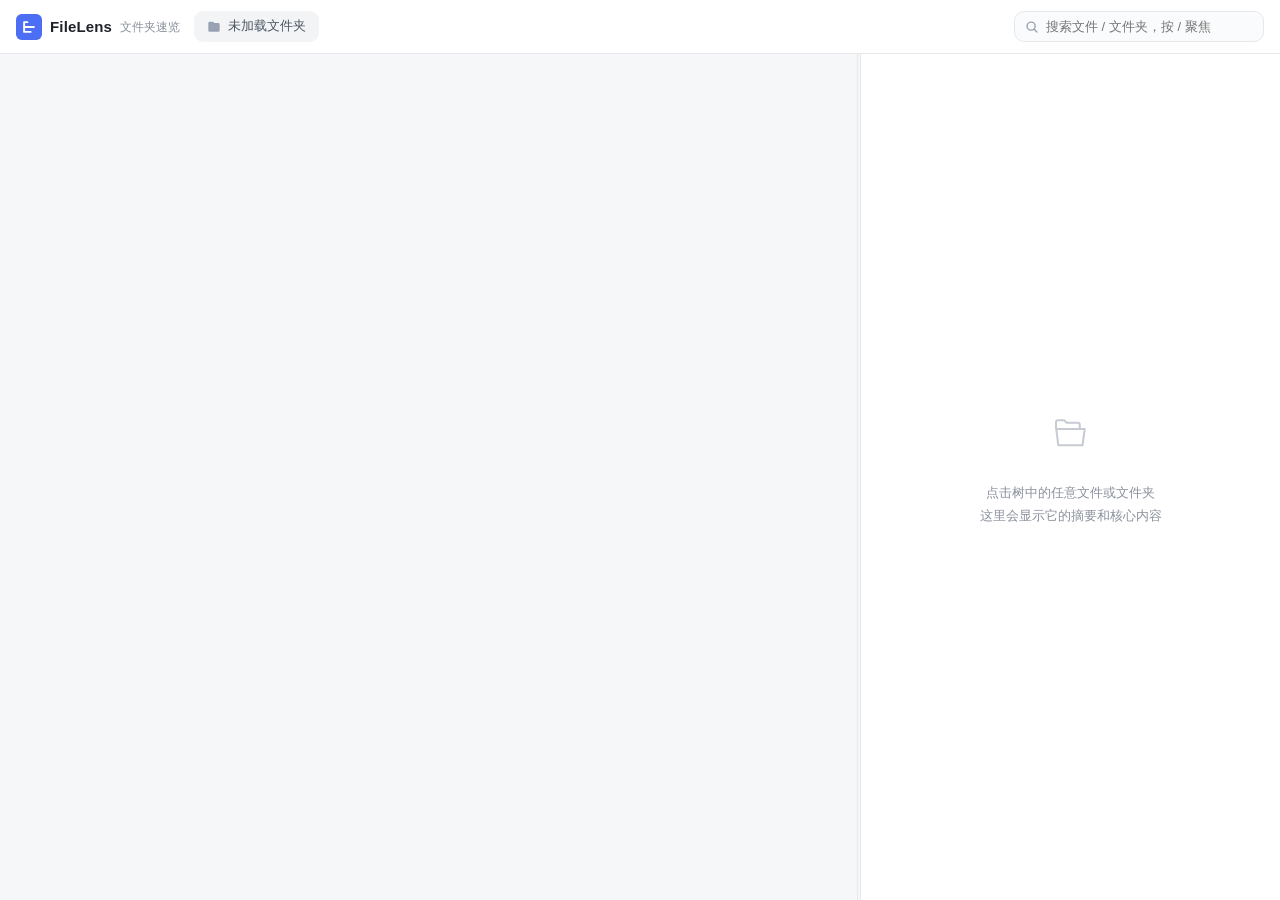
<file: static/index.html>
<!DOCTYPE html>
<html lang="zh-CN">
<head>
<meta charset="UTF-8">
<meta name="viewport" content="width=device-width, initial-scale=1.0">
<title>FileLens · 文件夹速览</title>
<link rel="icon" href="data:image/svg+xml,%3Csvg xmlns='http://www.w3.org/2000/svg' viewBox='0 0 32 32'%3E%3Crect width='32' height='32' rx='7' fill='%234c6ef5'/%3E%3Cpath d='M10 10h4M10 16h12M10 22h8M10 10v12' stroke='white' stroke-width='2.4' stroke-linecap='round' fill='none'/%3E%3C/svg%3E">
<link rel="stylesheet" href="style.css">
</head>
<body>
<header class="topbar">
  <div class="brand">
    <svg width="26" height="26" viewBox="0 0 32 32"><rect width="32" height="32" rx="7" fill="#4c6ef5"/><path d="M10 10h4M10 16h12M10 22h8M10 10v12" stroke="#fff" stroke-width="2.4" stroke-linecap="round" fill="none"/></svg>
    <span class="brand-name">FileLens</span><span class="brand-sub">文件夹速览</span>
  </div>
  <div class="root-chip" id="rootChip" title="点击更换文件夹">
    <svg width="14" height="14" viewBox="0 0 16 16" fill="currentColor"><path d="M1.5 3.5A1.5 1.5 0 0 1 3 2h3.2a1.5 1.5 0 0 1 1 .4L8.4 3.5H13A1.5 1.5 0 0 1 14.5 5v7A1.5 1.5 0 0 1 13 13.5H3A1.5 1.5 0 0 1 1.5 12z"/></svg>
    <span id="rootChipText">未加载文件夹</span>
  </div>
  <div class="top-stats" id="topStats"></div>
  <div class="search">
    <svg class="search-ic" width="14" height="14" viewBox="0 0 16 16" fill="none" stroke="currentColor" stroke-width="1.6"><circle cx="7" cy="7" r="4.6"/><path d="m10.6 10.6 3 3" stroke-linecap="round"/></svg>
    <input id="searchInput" type="text" placeholder="搜索文件 / 文件夹，按 / 聚焦" autocomplete="off">
    <div class="match-chip" id="matchChip" hidden></div>
  </div>
</header>

<main>
  <section id="canvas">
    <div class="overlay overlay-tl" id="breadcrumb" hidden title="按住空白处拖动可移动 · 双击复位"></div>
    <div class="overlay overlay-tr" id="toolbar" hidden title="按住空白处拖动可移动 · 双击复位">
      <button class="tool" id="zoomOut" title="缩小">−</button>
      <span class="zoom-pct" id="zoomPct">100%</span>
      <button class="tool" id="zoomIn" title="放大">＋</button>
      <span class="vsep"></span>
      <button class="tool wide" id="fitBtn" title="适配视图">适配</button>
      <span class="vsep"></span>
      <span class="depth-label">展开</span>
      <button class="tool seg" data-depth="1" title="展开到第 1 层">1</button>
      <button class="tool seg" data-depth="2" title="展开到第 2 层">2</button>
      <button class="tool seg" data-depth="3" title="展开到第 3 层">3</button>
      <button class="tool seg" data-depth="all" title="展开全部层级">全部</button>
      <button class="tool seg" data-depth="0" title="全部收起，只看第一层">收起</button>
    </div>
    <div class="hint-pill" id="hintPill" hidden title="按住空白处拖动可移动 · 双击复位">单击详情 · 双击展开 · 拖拽平移 · 滚轮缩放 · <kbd>/</kbd> 搜索 · 浮条可拖动</div>
    <svg id="tree"><g id="world"></g></svg>

    <div class="welcome" id="welcome" hidden>
      <div class="wcard">
        <svg width="52" height="52" viewBox="0 0 32 32"><rect width="32" height="32" rx="8" fill="#4c6ef5"/><path d="M10 10h4M10 16h12M10 22h8M10 10v12" stroke="#fff" stroke-width="2.4" stroke-linecap="round" fill="none"/></svg>
        <h1>FileLens · 文件夹速览</h1>
        <p>把一个又深又乱的文件夹，变成一张可以探索的地图：<br>树状结构、文件摘要、内容预览，一目了然。</p>
        <div class="wrow">
          <input id="welcomePath" type="text" placeholder="粘贴文件夹的完整路径，例如 C:\Users\you\某项目材料">
          <button class="btn" id="welcomeBrowse">浏览…</button>
          <button class="btn-primary" id="welcomeGo">开始探索</button>
        </div>
        <div class="wnote" id="welcomeNote"></div>
      </div>
    </div>

    <div class="loading" id="loading" hidden>
      <div class="spinner"></div>
      <div class="loading-text" id="loadingText">正在扫描文件夹…</div>
    </div>
  </section>

  <div class="vsplit" id="vsplit" title="按住左右拖动，调整详情面板宽度"></div>
  <aside id="details">
    <div class="d-empty">
      <svg width="40" height="40" viewBox="0 0 32 32" fill="none" stroke="#c6cbd3" stroke-width="1.6"><path d="M4 10V6.5A1.5 1.5 0 0 1 5.5 5h5l2 2h9A1.5 1.5 0 0 1 23 8.5V12M4 10l1.8 15h19.4L27 12H4z" stroke-linejoin="round"/></svg>
      <p>点击树中的任意文件或文件夹<br>这里会显示它的摘要和核心内容</p>
    </div>
  </aside>
</main>

<div class="pop" id="rootPop" hidden>
  <div class="pop-title">更换文件夹</div>
  <div class="wrow">
    <input id="popPath" type="text" placeholder="粘贴新的文件夹路径">
    <button class="btn" id="popBrowse">浏览…</button>
    <button class="btn-primary" id="popGo">载入</button>
  </div>
  <div class="pop-roots" id="popRoots"></div>
</div>

<div class="toast" id="toast"></div>
<script src="app.js"></script>
</body>
</html>
</file>
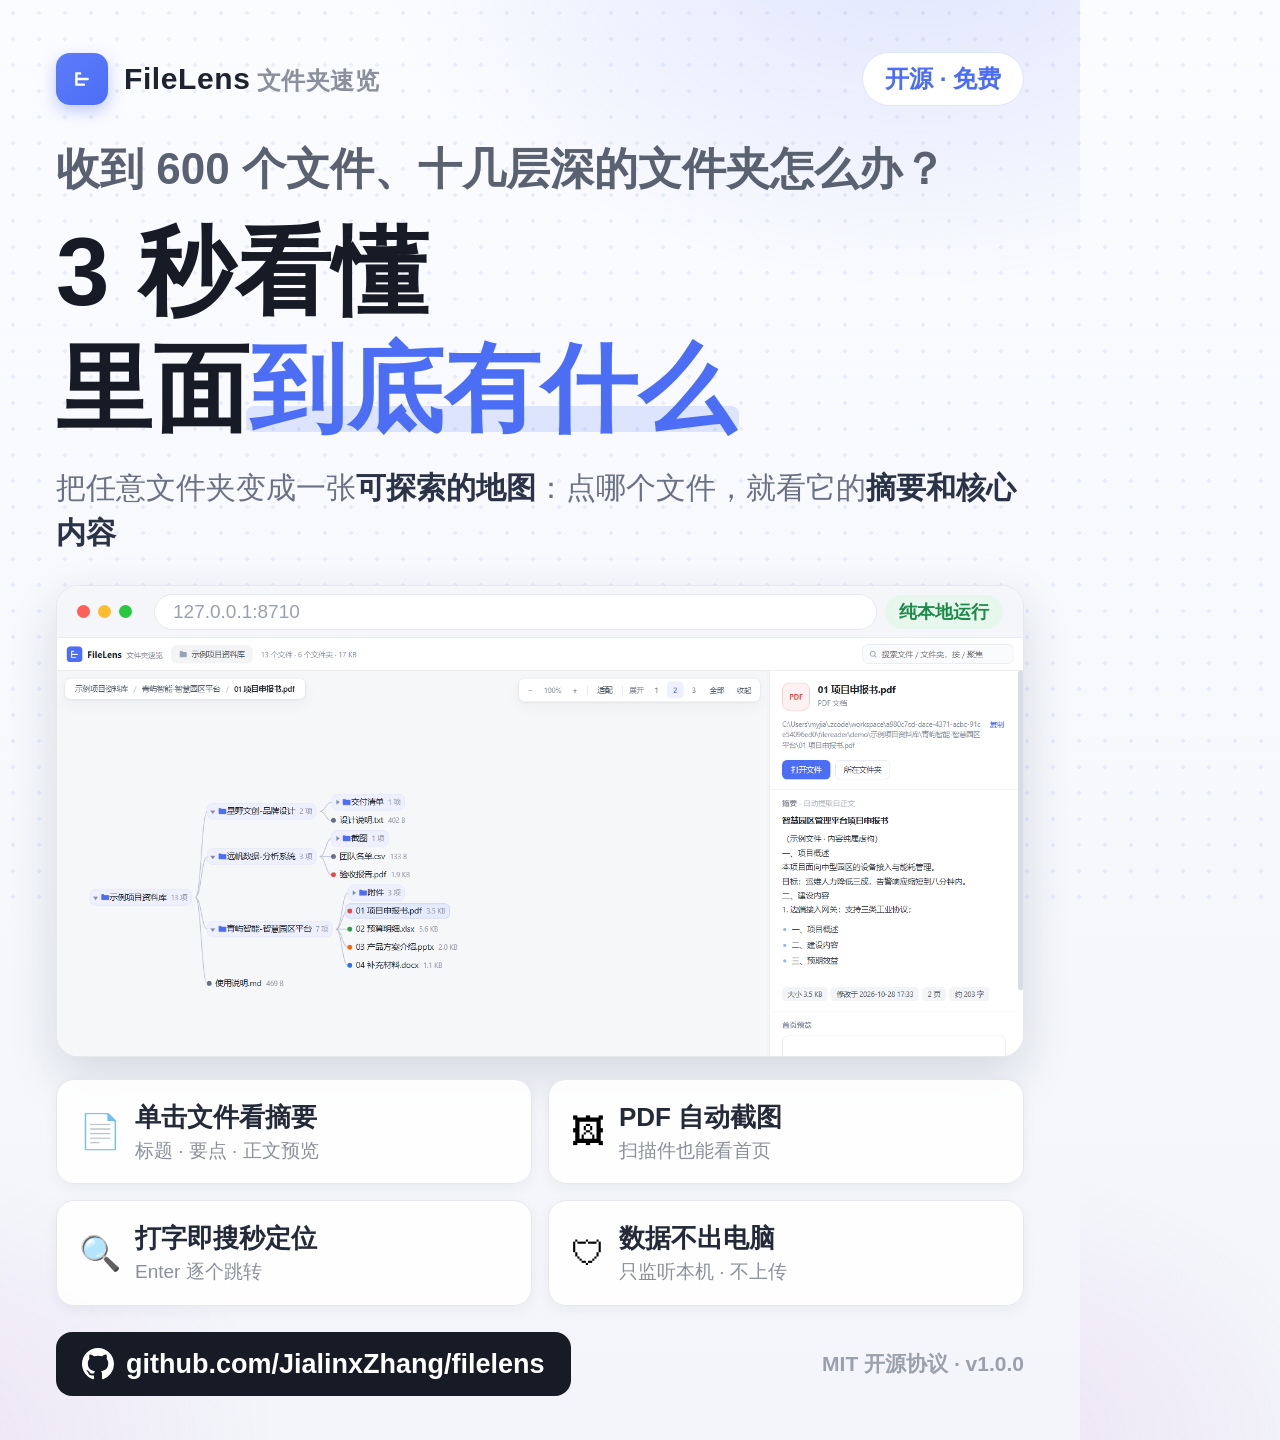
<file: docs/promo/xiaohongshu-cover.html>
<!DOCTYPE html>
<html lang="zh-CN"><head><meta charset="UTF-8"><style>
* { margin:0; padding:0; box-sizing:border-box; }
html,body { width:1080px; height:1440px; overflow:hidden; }
body {
  font-family:"Microsoft YaHei","PingFang SC",sans-serif;
  background:
    radial-gradient(900px 600px at 85% -5%, rgba(76,110,245,.16), transparent 60%),
    radial-gradient(700px 500px at -10% 100%, rgba(174,62,201,.10), transparent 55%),
    linear-gradient(180deg,#fbfcff 0%,#f3f5fa 100%);
  display:flex; flex-direction:column; padding:52px 56px 44px;
}
.bg-dots { position:absolute; inset:0;
  background-image:radial-gradient(rgba(76,110,245,.10) 1.6px, transparent 1.6px);
  background-size:26px 26px; pointer-events:none; }
.wrap { position:relative; display:flex; flex-direction:column; height:100%; }

.badge-row { display:flex; align-items:center; gap:16px; }
.logo { width:52px; height:52px; border-radius:14px; background:linear-gradient(135deg,#5c7cfa,#4c6ef5);
  display:flex; align-items:center; justify-content:center; box-shadow:0 6px 16px rgba(76,110,245,.35); }
.logo svg { width:30px; height:30px; }
.brand { font-size:30px; font-weight:800; color:#1d2330; letter-spacing:.02em; }
.brand span { color:#8a919c; font-weight:600; font-size:24px; margin-left:6px; }
.tag { margin-left:auto; background:#fff; border:1.5px solid #dfe5f8; color:#4c6ef5;
  font-size:24px; font-weight:700; padding:10px 22px; border-radius:999px; }

h1 { margin-top:34px; color:#171b26; }
h1 .q { display:block; font-size:44px; font-weight:600; color:#5a6272; margin-bottom:14px; }
h1 .big { display:block; font-size:96px; font-weight:900; line-height:1.22; letter-spacing:.01em; }
h1 .hl { color:#4c6ef5; position:relative; }
h1 .hl::after { content:""; position:absolute; left:-4px; right:-4px; bottom:10px; height:26px;
  background:rgba(76,110,245,.16); border-radius:8px; z-index:-1; }
.sub { margin-top:18px; font-size:30px; color:#6a7284; line-height:1.5; }
.sub b { color:#2b3346; }

.shot { margin-top:30px; flex:1; min-height:0; background:#fff; border-radius:22px; overflow:hidden;
  border:1px solid #e6e8ec; box-shadow:0 18px 50px rgba(23,32,64,.14); display:flex; flex-direction:column; }
.shot-bar { flex:none; height:52px; background:#f4f6fa; border-bottom:1px solid #e9ecf2;
  display:flex; align-items:center; padding:0 20px; gap:8px; }
.dot { width:13px; height:13px; border-radius:50%; }
.d1{background:#ff5f57}.d2{background:#febc2e}.d3{background:#28c840}
.url { margin-left:14px; flex:1; background:#fff; border:1px solid #e6e8ec; border-radius:999px;
  font-size:19px; color:#9aa1ac; padding:6px 18px; }
.local-pill { background:#e8f7ee; color:#1d8a4a; font-size:18px; font-weight:700; padding:5px 14px; border-radius:999px; }
.shot img { flex:1; min-height:0; width:100%; object-fit:cover; object-position:left top; margin-bottom:-3.5%; transform:translateY(0); display:block; }

.feats { margin-top:22px; display:grid; grid-template-columns:1fr 1fr; gap:16px; }
.feat { background:rgba(255,255,255,.9); border:1px solid #e6e8ec; border-radius:18px;
  padding:20px 22px; display:flex; align-items:center; gap:14px; box-shadow:0 4px 14px rgba(23,32,64,.05); }
.feat .ic { font-size:34px; flex:none; }
.feat .t { font-size:26px; font-weight:700; color:#232a38; line-height:1.35; }
.feat .t span { display:block; font-size:19px; font-weight:500; color:#8a919c; margin-top:3px; }

.footer { margin-top:26px; display:flex; align-items:center; justify-content:space-between; }
.gh { background:#171b26; color:#fff; border-radius:16px; padding:16px 26px; font-size:27px; font-weight:700;
  display:flex; align-items:center; gap:12px; }
.gh svg { width:32px; height:32px; fill:#fff; }
.mit { color:#9aa1ac; font-size:21px; font-weight:600; }
</style></head><body>
<div class="bg-dots"></div>
<div class="wrap">
  <div class="badge-row">
    <div class="logo"><svg viewBox="0 0 32 32"><path d="M10 10h4M10 16h12M10 22h8M10 10v12" stroke="#fff" stroke-width="2.6" stroke-linecap="round" fill="none"/></svg></div>
    <div class="brand">FileLens<span>文件夹速览</span></div>
    <div class="tag">开源 · 免费</div>
  </div>
  <h1>
    <span class="q">收到 600 个文件、十几层深的文件夹怎么办？</span>
    <span class="big">3 秒看懂</span>
    <span class="big">里面<span class="hl">到底有什么</span></span>
  </h1>
  <div class="sub">把任意文件夹变成一张<b>可探索的地图</b>：点哪个文件，就看它的<b>摘要和核心内容</b></div>
  <div class="shot">
    <div class="shot-bar"><span class="dot d1"></span><span class="dot d2"></span><span class="dot d3"></span>
      <span class="url">127.0.0.1:8710</span><span class="local-pill">纯本地运行</span></div>
    <img src="../screenshot.png" alt="">
  </div>
  <div class="feats">
    <div class="feat"><span class="ic">📄</span><div class="t">单击文件看摘要<span>标题 · 要点 · 正文预览</span></div></div>
    <div class="feat"><span class="ic">🖼</span><div class="t">PDF 自动截图<span>扫描件也能看首页</span></div></div>
    <div class="feat"><span class="ic">🔍</span><div class="t">打字即搜秒定位<span>Enter 逐个跳转</span></div></div>
    <div class="feat"><span class="ic">🛡</span><div class="t">数据不出电脑<span>只监听本机 · 不上传</span></div></div>
  </div>
  <div class="footer">
    <div class="gh"><svg viewBox="0 0 16 16"><path d="M8 0C3.58 0 0 3.58 0 8c0 3.54 2.29 6.53 5.47 7.59.4.07.55-.17.55-.38 0-.19-.01-.82-.01-1.49-2.01.37-2.53-.49-2.69-.94-.09-.23-.48-.94-.82-1.13-.28-.15-.68-.52-.01-.53.63-.01 1.08.58 1.23.82.72 1.21 1.87.87 2.33.66.07-.52.28-.87.51-1.07-1.78-.2-3.64-.89-3.64-3.95 0-.87.31-1.59.82-2.15-.08-.2-.36-1.02.08-2.12 0 0 .67-.21 2.2.82.64-.18 1.32-.27 2-.27s1.36.09 2 .27c1.53-1.04 2.2-.82 2.2-.82.44 1.1.16 1.92.08 2.12.51.56.82 1.27.82 2.15 0 3.07-1.87 3.75-3.65 3.95.29.25.54.73.54 1.48 0 1.07-.01 1.93-.01 2.2 0 .21.15.46.55.38A8.01 8.01 0 0 0 16 8c0-4.42-3.58-8-8-8z"/></svg>github.com/JialinxZhang/filelens</div>
    <div class="mit">MIT 开源协议 · v1.0.0</div>
  </div>
</div>
</body></html>
</file>
<file: static/style.css>
/* FileReader · 文件夹速览 —— 视觉规范 */
:root {
  --bg: #f6f7f9;
  --panel: #ffffff;
  --border: #e6e8ec;
  --text: #1f2329;
  --muted: #8a919c;
  --accent: #4c6ef5;
  --accent-weak: #eef1fd;
  --shadow: 0 1px 4px rgba(16, 24, 40, .06), 0 8px 24px rgba(16, 24, 40, .04);
}
* { box-sizing: border-box; }
[hidden] { display: none !important; }   /* 防止类选择器的 display 覆盖 hidden 属性 */
html, body { height: 100%; }
body {
  margin: 0;
  font-family: -apple-system, "Segoe UI", "Microsoft YaHei", "PingFang SC", sans-serif;
  font-size: 14px;
  color: var(--text);
  background: var(--bg);
  display: flex;
  flex-direction: column;
  overflow: hidden;
}
button { font-family: inherit; }
::-webkit-scrollbar { width: 8px; height: 8px; }
::-webkit-scrollbar-thumb { background: #d9dde3; border-radius: 4px; }
::-webkit-scrollbar-thumb:hover { background: #c3c9d1; }

/* ---------------- 顶栏 ---------------- */
.topbar {
  height: 54px;
  flex: none;
  display: flex;
  align-items: center;
  gap: 14px;
  padding: 0 16px;
  background: var(--panel);
  border-bottom: 1px solid var(--border);
  z-index: 20;
}
.brand { display: flex; align-items: center; gap: 8px; flex: none; }
.brand-name { font-weight: 700; font-size: 15px; letter-spacing: .01em; }
.brand-sub { font-size: 12px; color: var(--muted); margin-top: 2px; }
.root-chip {
  display: flex; align-items: center; gap: 7px;
  max-width: 430px; min-width: 0;
  padding: 6px 12px;
  background: #f3f4f6;
  border: 1px solid transparent;
  border-radius: 9px;
  font-size: 12.5px;
  color: #4b5563;
  cursor: pointer;
  white-space: nowrap;
  transition: background .15s, border-color .15s;
}
.root-chip:hover { background: #eceef1; border-color: var(--border); }
.root-chip svg { flex: none; color: #98a2b3; }
.root-chip span { overflow: hidden; text-overflow: ellipsis; }
.top-stats { flex: 1; min-width: 0; font-size: 12px; color: var(--muted); white-space: nowrap; overflow: hidden; text-overflow: ellipsis; }
.search { position: relative; flex: none; }
.search-ic { position: absolute; left: 11px; top: 50%; transform: translateY(-50%); color: #98a2b3; pointer-events: none; }
#searchInput {
  width: 250px;
  padding: 7px 12px 7px 31px;
  font-size: 13px;
  font-family: inherit;
  border: 1px solid var(--border);
  border-radius: 10px;
  outline: none;
  background: #fafbfc;
  transition: border-color .15s, box-shadow .15s, width .2s;
}
#searchInput:focus { border-color: var(--accent); box-shadow: 0 0 0 3px rgba(76, 110, 245, .14); background: #fff; width: 300px; }
.match-chip {
  position: absolute;
  top: 40px; right: 0;
  background: var(--panel);
  border: 1px solid var(--border);
  border-radius: 9px;
  box-shadow: var(--shadow);
  padding: 6px 11px;
  font-size: 12px;
  color: #4b5563;
  white-space: nowrap;
  z-index: 30;
}
.match-chip b { color: var(--accent); }

/* ---------------- 主体布局 ---------------- */
main { flex: 1; display: flex; min-height: 0; }
#canvas { flex: 1; position: relative; overflow: hidden; background: var(--bg); }
#tree { width: 100%; height: 100%; display: block; cursor: grab; touch-action: none; }
#tree.panning { cursor: grabbing; }

/* ---------------- 画布浮层 ---------------- */
.overlay {
  position: absolute;
  background: rgba(255, 255, 255, .93);
  backdrop-filter: blur(6px);
  border: 1px solid var(--border);
  border-radius: 11px;
  box-shadow: var(--shadow);
  z-index: 10;
  cursor: grab;
  user-select: none;
}
.overlay-tl { top: 12px; left: 12px; max-width: min(58%, 720px); padding: 6px 10px; display: flex; align-items: center; gap: 2px; font-size: 12.5px; overflow: hidden; }
.overlay.dragging { cursor: grabbing; opacity: .95; box-shadow: 0 6px 22px rgba(16, 24, 40, .18); }
.overlay .tool, .overlay .crumb { cursor: pointer; }
#toolbar .depth-label, #toolbar .zoom-pct { cursor: grab; }
.crumb { padding: 3px 7px; border-radius: 6px; color: #4b5563; cursor: pointer; white-space: nowrap; }
.crumb:hover { background: #f0f2f5; }
.crumb.cur { color: var(--text); font-weight: 600; }
.crumb-sep { color: #c1c7d0; flex: none; }
.overlay-tr { top: 12px; right: 12px; display: flex; align-items: center; gap: 3px; padding: 5px; }
.tool {
  min-width: 28px; height: 28px;
  border: none; border-radius: 7px;
  background: transparent;
  font-size: 13px; color: #4b5563;
  cursor: pointer;
  display: inline-flex; align-items: center; justify-content: center;
  transition: background .12s;
}
.tool:hover { background: #eef0f3; }
.tool.wide { padding: 0 10px; font-size: 12.5px; }
.tool.seg { padding: 0 9px; font-size: 12px; }
.tool.seg.active { background: var(--accent-weak); color: var(--accent); font-weight: 600; }
.zoom-pct { font-size: 12px; color: var(--muted); width: 40px; text-align: center; flex: none; }
.vsep { width: 1px; height: 16px; background: var(--border); margin: 0 3px; }
.depth-label { font-size: 12px; color: var(--muted); padding: 0 4px 0 5px; }
.hint-pill {
  position: absolute;
  left: 12px; bottom: 12px;
  background: rgba(255, 255, 255, .92);
  backdrop-filter: blur(6px);
  border: 1px solid var(--border);
  border-radius: 999px;
  padding: 6px 14px;
  font-size: 12px;
  color: #667085;
  z-index: 10;
}
.hint-pill kbd {
  font-family: inherit;
  background: #f0f2f5; border: 1px solid var(--border); border-bottom-width: 2px;
  border-radius: 4px; padding: 0 5px; font-size: 11px;
}
.hint-pill { cursor: grab; user-select: none; }
.hint-pill.dragging { cursor: grabbing; box-shadow: 0 6px 22px rgba(16, 24, 40, .18); }

/* 画布 / 详情面板 分隔条 */
.vsplit {
  flex: none; width: 7px; margin-left: -4px; z-index: 6;
  cursor: col-resize; position: relative;
}
.vsplit::after { content: ''; position: absolute; left: 4px; top: 0; bottom: 0; width: 1px; background: var(--border); }
.vsplit:hover::after, .vsplit.active::after { background: var(--accent); width: 2px; left: 3.5px; }

/* ---------------- 树节点 ---------------- */
.node { cursor: pointer; }
.node text { font-size: 13.5px; fill: var(--text); }
.node .name { font-size: 13.5px; }
.node .aux { font-size: 11.5px; fill: #98a0ad; }
.node .chip-rect { fill: #eef1fd; stroke: #e2e6f8; stroke-width: 1; }
.node .chev { fill: #808ea6; }
.node .folder-ic { fill: #4c6ef5; }
.node .sel-rect { fill: #e4ebfd; stroke: #c0cdfb; stroke-width: 1; }
.node:hover .name { text-decoration: underline; text-underline-offset: 3px; }
.node.dim { opacity: .16; }
.node.match .name { fill: var(--accent); font-weight: 600; }
.link { stroke: #b8c0ce; stroke-width: 1.2; fill: none; }
.link.dim { opacity: .08; }

/* ---------------- 详情面板 ---------------- */
#details {
  width: 420px; flex: none;
  background: var(--panel);
  border-left: 1px solid var(--border);
  overflow-y: auto;
  z-index: 5;
}
.d-empty { height: 100%; display: flex; flex-direction: column; align-items: center; justify-content: center; gap: 14px; color: var(--muted); font-size: 13px; text-align: center; line-height: 1.8; }
.d-head { display: flex; gap: 13px; padding: 20px 20px 4px; align-items: flex-start; }
.d-icon {
  flex: none; width: 46px; height: 46px; border-radius: 12px;
  display: flex; align-items: center; justify-content: center;
  font-weight: 700; font-size: 11.5px; letter-spacing: .02em;
}
.d-icon.folder-ic { background: var(--accent-weak); color: var(--accent); font-size: 19px; }
.d-titlebox { min-width: 0; flex: 1; }
.d-title { font-size: 15.5px; font-weight: 650; line-height: 1.4; word-break: break-all; }
.d-kind { margin-top: 3px; font-size: 12px; color: var(--muted); }
.d-path { padding: 10px 20px 14px; font-size: 11.5px; color: var(--muted); line-height: 1.5; word-break: break-all; display: flex; align-items: flex-start; gap: 6px; }
.d-path span { flex: 1; }
.copy-btn {
  flex: none; border: none; background: transparent; color: var(--accent);
  font-size: 11.5px; cursor: pointer; padding: 2px 4px; border-radius: 4px;
}
.copy-btn:hover { background: var(--accent-weak); }
.d-actions { display: flex; gap: 8px; padding: 2px 20px 16px; flex-wrap: wrap; }
.btn {
  border: 1px solid var(--border); background: #fff; color: #374151;
  font-size: 12.5px; padding: 7px 13px; border-radius: 8px; cursor: pointer;
  transition: background .12s, border-color .12s;
}
.btn:hover { background: #f5f6f8; border-color: #d5d9df; }
.btn-primary { border: none; background: var(--accent); color: #fff; font-size: 12.5px; padding: 8px 15px; border-radius: 8px; cursor: pointer; }
.btn-primary:hover { background: #3d5ce5; }
.d-sec { border-top: 1px solid #f0f1f3; padding: 15px 20px 17px; }
.d-sec h4 { margin: 0 0 10px; font-size: 11.5px; font-weight: 600; letter-spacing: .06em; color: var(--muted); }
.d-title-line { font-size: 13.5px; font-weight: 650; line-height: 1.6; margin-bottom: 8px; word-break: break-all; }
.gist { font-size: 13px; line-height: 1.8; color: #33383f; white-space: pre-wrap; word-break: break-word; }
.points { margin: 10px 0 0; padding: 0; list-style: none; }
.points li { position: relative; padding-left: 16px; font-size: 12.8px; line-height: 1.65; color: #3b4048; margin: 5px 0; word-break: break-all; }
.points li::before { content: ""; position: absolute; left: 2px; top: 9px; width: 5px; height: 5px; border-radius: 2px; background: var(--accent); opacity: .55; }
.stat-chips { display: flex; flex-wrap: wrap; gap: 6px; margin-top: 12px; }
.chip { font-size: 11.5px; padding: 4px 9px; background: #f3f4f6; border-radius: 6px; color: #4b5563; }
.warn {
  background: #fff8ea; border: 1px solid #ffe9bd; color: #935f00;
  font-size: 12.5px; line-height: 1.6; padding: 9px 11px; border-radius: 9px;
  margin-top: 10px; word-break: break-all;
}
.content {
  font-size: 12.8px; line-height: 1.75; color: #33383f;
  white-space: pre-wrap; word-break: break-word;
  background: #fafbfc; border: 1px solid #f0f1f3; border-radius: 10px;
  padding: 13px 15px; max-height: 440px; overflow: auto;
}
.content.full { max-height: none; }
.expand-btn { border: none; background: transparent; color: var(--accent); font-size: 12.5px; cursor: pointer; padding: 8px 2px 0; }
.expand-btn:hover { text-decoration: underline; }
.img-preview { max-width: 100%; border-radius: 10px; border: 1px solid var(--border); display: block; }
.empty-note { font-size: 12.5px; color: var(--muted); }

/* 文件夹统计 */
.typebar { display: flex; height: 10px; border-radius: 5px; overflow: hidden; margin: 4px 0 10px; background: #f0f1f3; }
.typebar i { display: block; height: 100%; }
.legend { display: flex; flex-direction: column; gap: 5px; }
.legend .lrow { display: flex; align-items: center; gap: 8px; font-size: 12.3px; color: #3b4048; }
.legend .ldot { width: 9px; height: 9px; border-radius: 3px; flex: none; }
.legend .lname { flex: 1; min-width: 0; overflow: hidden; text-overflow: ellipsis; white-space: nowrap; }
.legend .lnum { color: var(--muted); font-size: 11.5px; }
.mini-list .row {
  display: flex; align-items: center; gap: 8px;
  padding: 7px 9px; border-radius: 8px; cursor: pointer;
}
.mini-list .row:hover { background: #f5f6f8; }
.mini-list .rdot { width: 8px; height: 8px; border-radius: 3px; flex: none; }
.mini-list .rname { flex: 1; min-width: 0; overflow: hidden; text-overflow: ellipsis; white-space: nowrap; font-size: 12.5px; }
.mini-list .rval { flex: none; font-size: 11.5px; color: var(--muted); }
.d-sec h4 .more { float: right; font-weight: 400; color: var(--muted); font-size: 11.5px; }

/* ---------------- 欢迎页 / 加载 / 弹层 ---------------- */
.welcome { position: absolute; inset: 0; display: grid; place-items: center; background: linear-gradient(180deg, #fbfcfe, #f2f4f9); z-index: 15; }
.wcard {
  width: min(560px, calc(100% - 48px));
  background: var(--panel); border: 1px solid var(--border); border-radius: 20px;
  padding: 44px 44px 34px; box-shadow: 0 12px 48px rgba(16, 24, 40, .09);
  text-align: center;
}
.wcard h1 { margin: 16px 0 6px; font-size: 21px; }
.wcard p { margin: 0 0 24px; font-size: 13.5px; color: var(--muted); line-height: 1.9; }
.wrow { display: flex; gap: 9px; }
.wrow input {
  flex: 1; min-width: 0; padding: 9px 13px; font-size: 13px; font-family: inherit;
  border: 1px solid var(--border); border-radius: 9px; outline: none; background: #fafbfc;
}
.wrow input:focus { border-color: var(--accent); box-shadow: 0 0 0 3px rgba(76, 110, 245, .14); background: #fff; }
.wnote { margin-top: 12px; font-size: 12px; color: #d5484f; min-height: 16px; line-height: 1.6; }
.loading { position: absolute; inset: 0; display: flex; flex-direction: column; align-items: center; justify-content: center; gap: 14px; background: rgba(246, 247, 249, .82); backdrop-filter: blur(2px); z-index: 14; }
.spinner { width: 26px; height: 26px; border: 3px solid #dde2ec; border-top-color: var(--accent); border-radius: 50%; animation: spin .8s linear infinite; }
@keyframes spin { to { transform: rotate(360deg); } }
.loading-text { font-size: 13px; color: var(--muted); }

.pop {
  position: fixed; top: 60px; left: 16px; width: 460px; max-width: calc(100vw - 32px);
  background: var(--panel); border: 1px solid var(--border); border-radius: 14px;
  box-shadow: 0 12px 40px rgba(16, 24, 40, .14); padding: 15px; z-index: 50;
}
.pop-title { font-size: 12.5px; font-weight: 600; color: var(--muted); margin-bottom: 10px; }
.pop-roots { margin-top: 10px; display: flex; flex-direction: column; gap: 2px; max-height: 180px; overflow: auto; }
.pop-roots .prow { display: flex; align-items: center; gap: 8px; padding: 7px 9px; border-radius: 8px; cursor: pointer; font-size: 12.3px; color: #3b4048; }
.pop-roots .prow:hover { background: #f5f6f8; }
.pop-roots .prow svg { flex: none; color: #98a2b3; }
.pop-roots .prow span { overflow: hidden; text-overflow: ellipsis; white-space: nowrap; }

.toast {
  position: fixed; bottom: 30px; left: 50%; transform: translateX(-50%) translateY(8px);
  background: #1f2329; color: #fff; font-size: 13px; padding: 10px 18px;
  border-radius: 10px; box-shadow: 0 8px 24px rgba(16, 24, 40, .25);
  opacity: 0; pointer-events: none; transition: opacity .2s, transform .2s; z-index: 100;
  max-width: 70vw;
}
.toast.show { opacity: 1; transform: translateX(-50%) translateY(0); }

/* 加载骨架 */
.sk-line { height: 13px; border-radius: 6px; background: linear-gradient(90deg, #f0f1f3 25%, #e8eaee 50%, #f0f1f3 75%); background-size: 200% 100%; animation: shimmer 1.3s infinite; margin: 10px 0; }
@keyframes shimmer { to { background-position: -200% 0; } }

@media (max-width: 1180px) { #details { width: 360px; } .top-stats { display: none; } }
@media (max-width: 920px) { .brand-sub, .root-chip { display: none; } }
</file>
